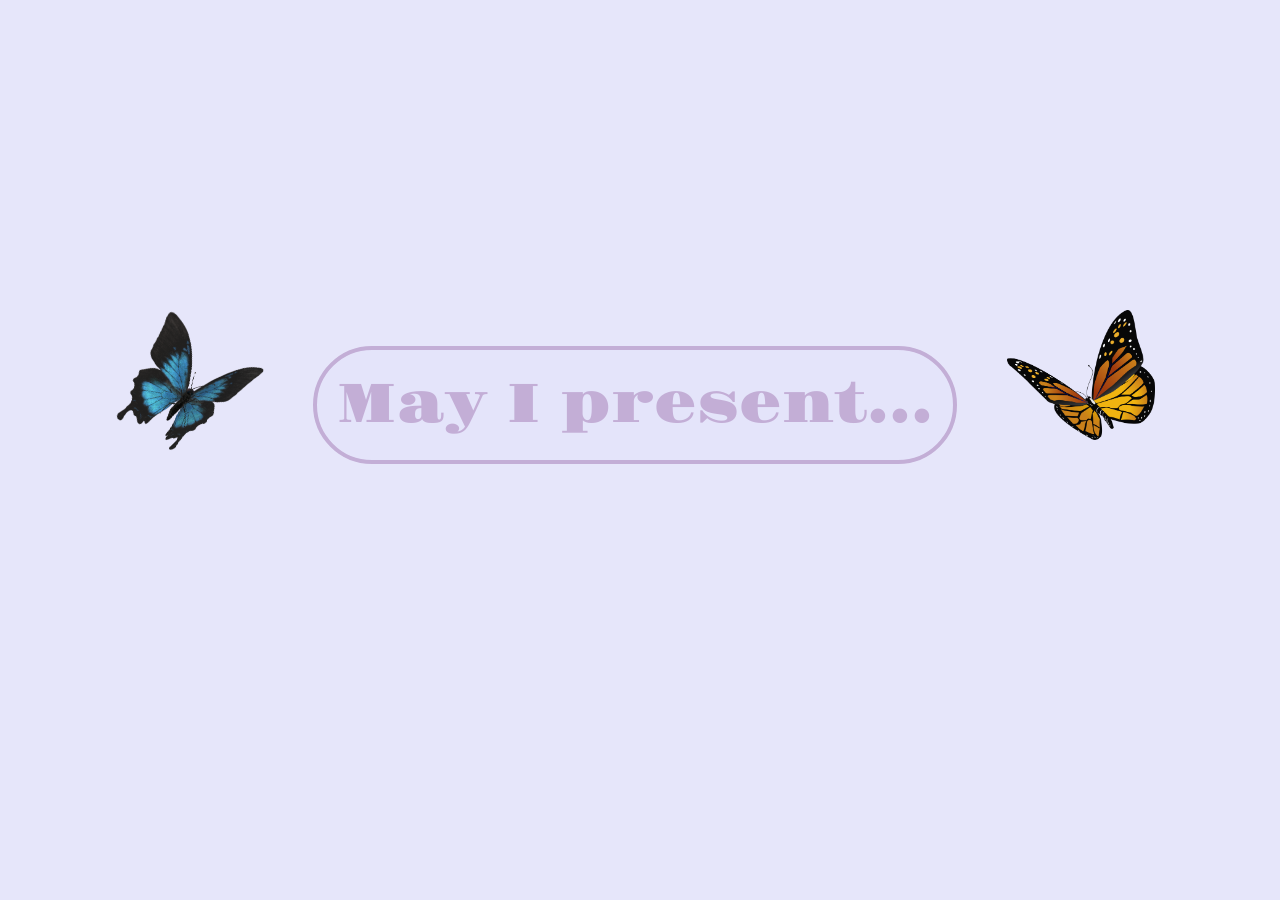
<file: index.html>
<!DOCTYPE html>
<html>
  <head>
    <link rel="preconnect" href="https://fonts.googleapis.com">
    <link rel="preconnect" href="https://fonts.gstatic.com" crossorigin>
    <link href="https://fonts.googleapis.com/css2?family=Gravitas+One&display=swap" rel="stylesheet">
    <title>May I present...</title>
    <link rel="stylesheet" type="text/css" href="styles.css">
    <link rel="icon" type="image" href="Butterfly3.png">
  </head>

  <body class="index-body">
    <div class="butterfly">
      <img class="FLY" src="Butterfly1.png" alt="image of a butterfly">
      <div class="butterfly">
        <a href="Main.html"><button class="np">May I present...</button></a>
      </div>
      <div class="butterfly"><img class="Fly2" src="butterfly2.png" alt="Image of a butterly"></div>
  </div>

  </body>
</html>
</file>
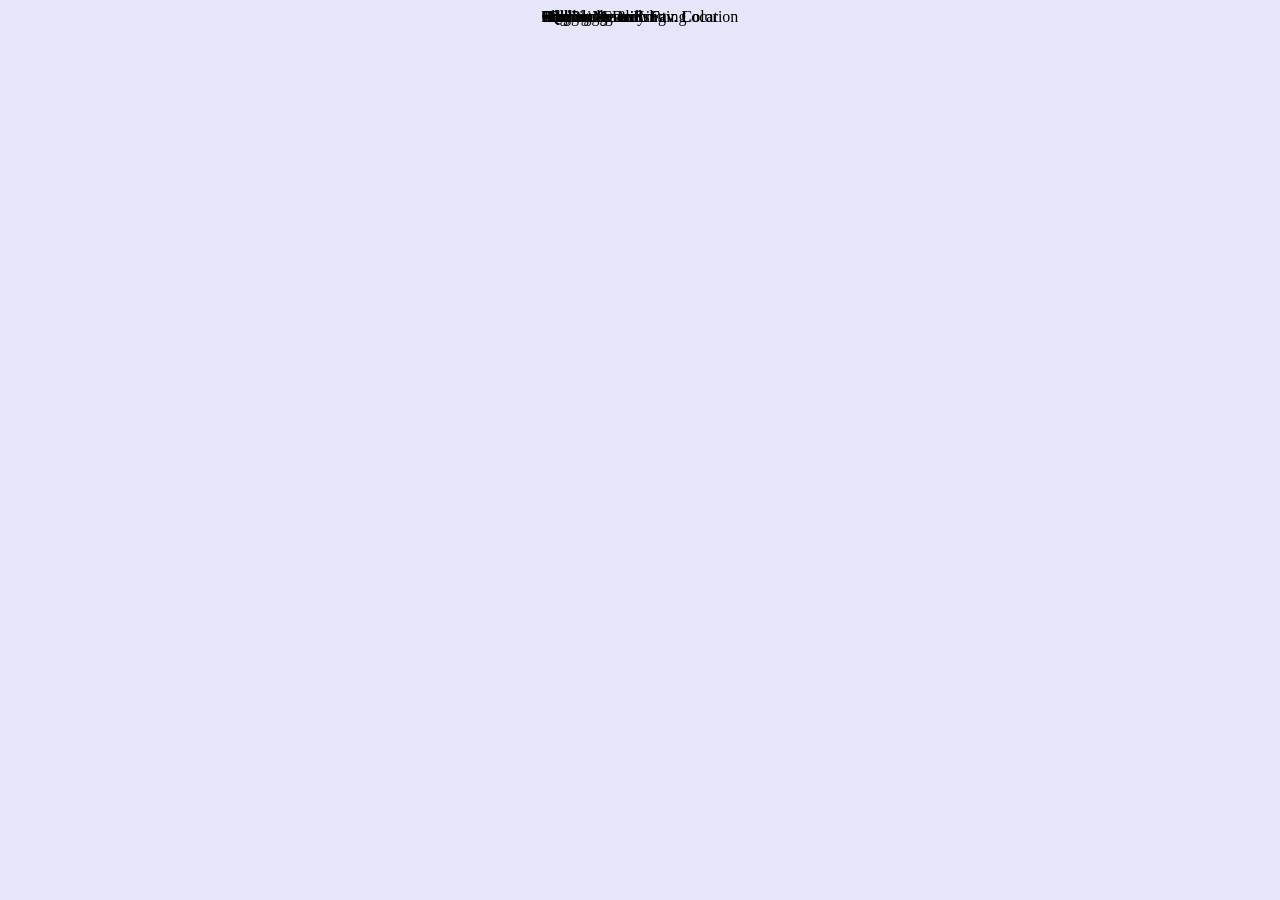
<file: index1.html>
<!DOCTYPE html>
<html lang="en">
    <head>
        <title>This Is Lea</title>
        <link rel="icon" type="image/png" href="Images/creativecanvasdesign-butterfly-10365921_1920.png">
        <link rel="preconnect" href="https://fonts.googleapis.com">
        <link rel="preconnect" href="https://fonts.gstatic.com" crossorigin>
        <link href="https://fonts.googleapis.com/css2?family=Gravitas+One&display=swap" rel="stylesheet">
        <link rel="stylesheet" type="text/css" href="Main.css">
    </head>

    <body>
        <div class="grid">
            <div class="Hobby1">Crocheting & Knitting</div>
            <div class="Story">This is my story.</div>
            <div class="Hobby2">Singing & Dancing</div>
            <div class="Lang1">English</div>
            <div class="Quote1">"Quote</div>
            <div class="Roblox1">Roblox Me with Fav. Location</div>
            <div class="Quote2">"Quote</div>
            <div class="sth">Sth.</div>
            <div class="Lang2">German</div>
            <div class="FavFood">Kaiserschmarn</div>
            <div class="Name">Lea</div>
            <div class="FavAnimal">Red Panda</div>
            <div class="sth">Sth.</div>
            <div class="Lang3">Learning Swedish</div>
            <div class="Quote3">"Quote</div>
            <div class="Roblox2">Roblox Me with Fav. Color</div>
            <div class="Quote4">"Quote</div>
            <div class="sth">Sth.</div>
            <div class="Hobby3">Coding</div>
            <div class="WhyCode">Why do I code?</div>
            <div class="Hobby4">Designing</div>
        </div>
        
    </body>
</html>
</file>
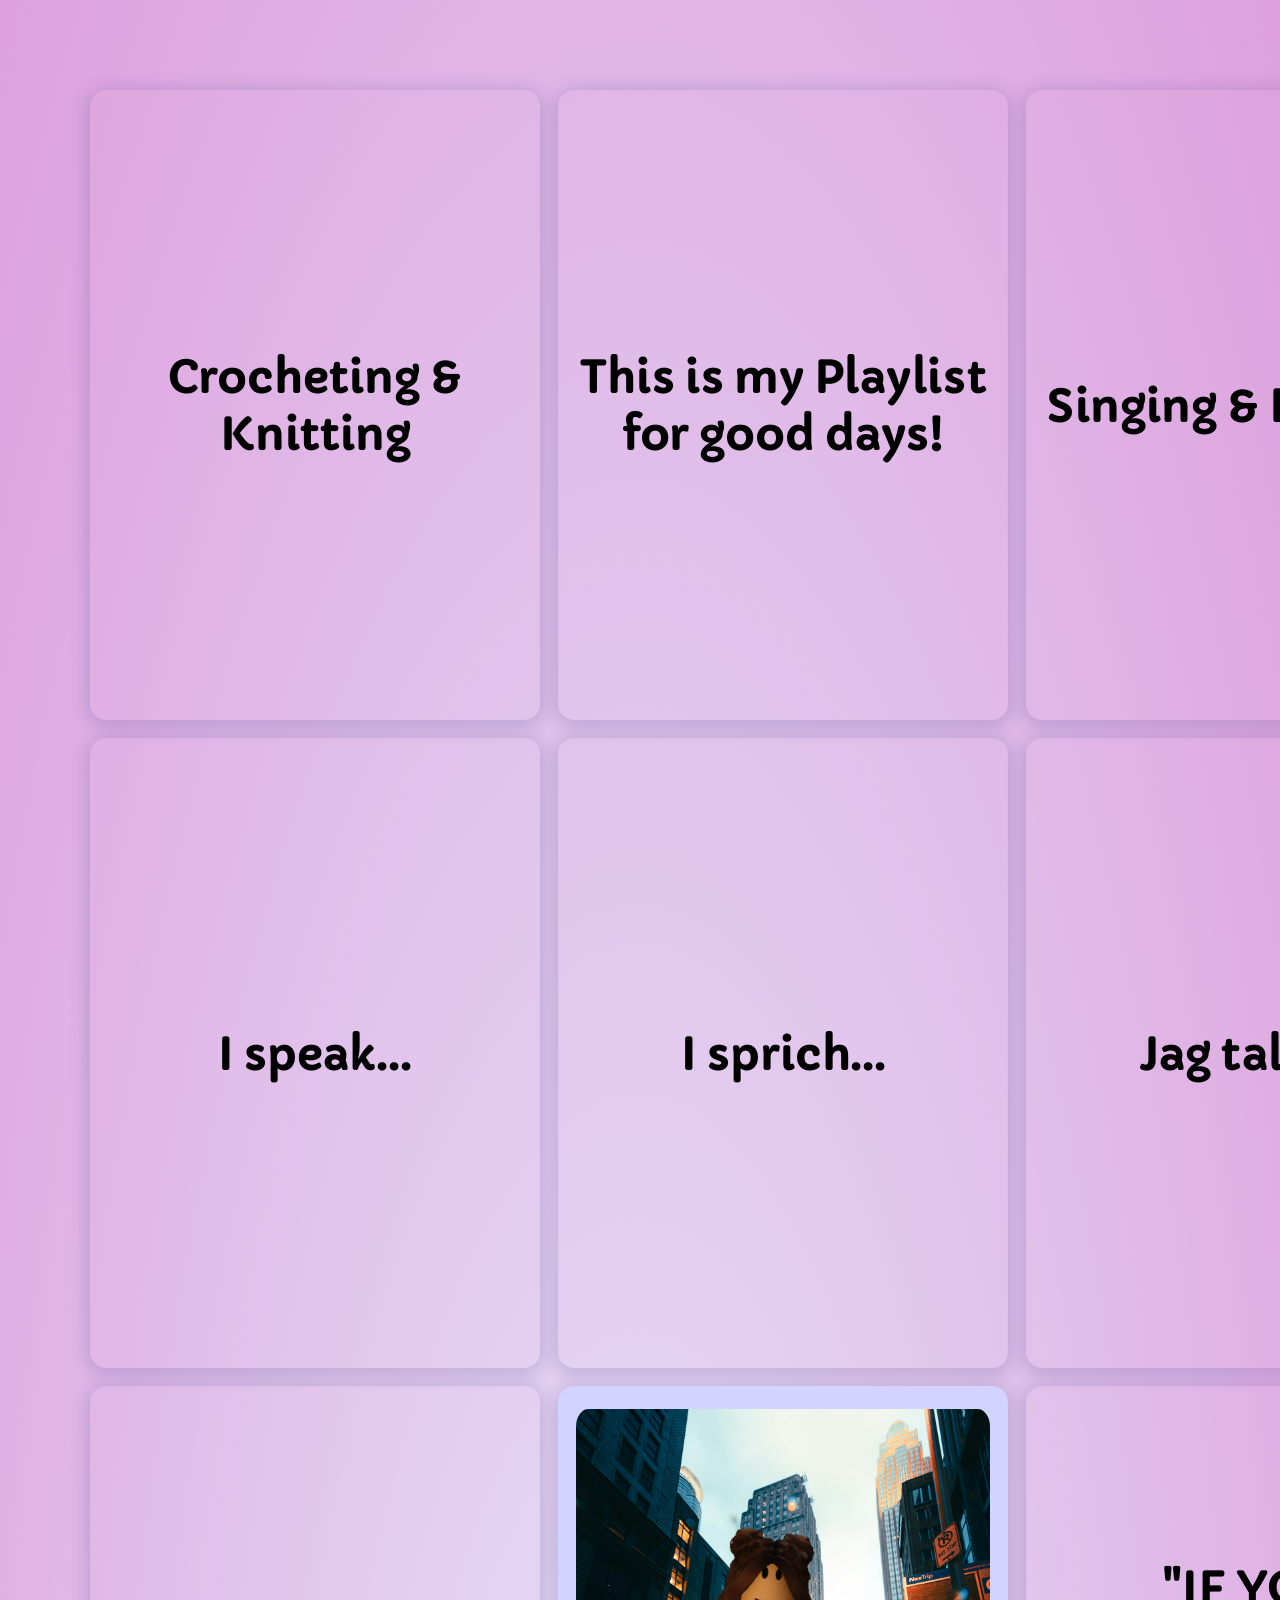
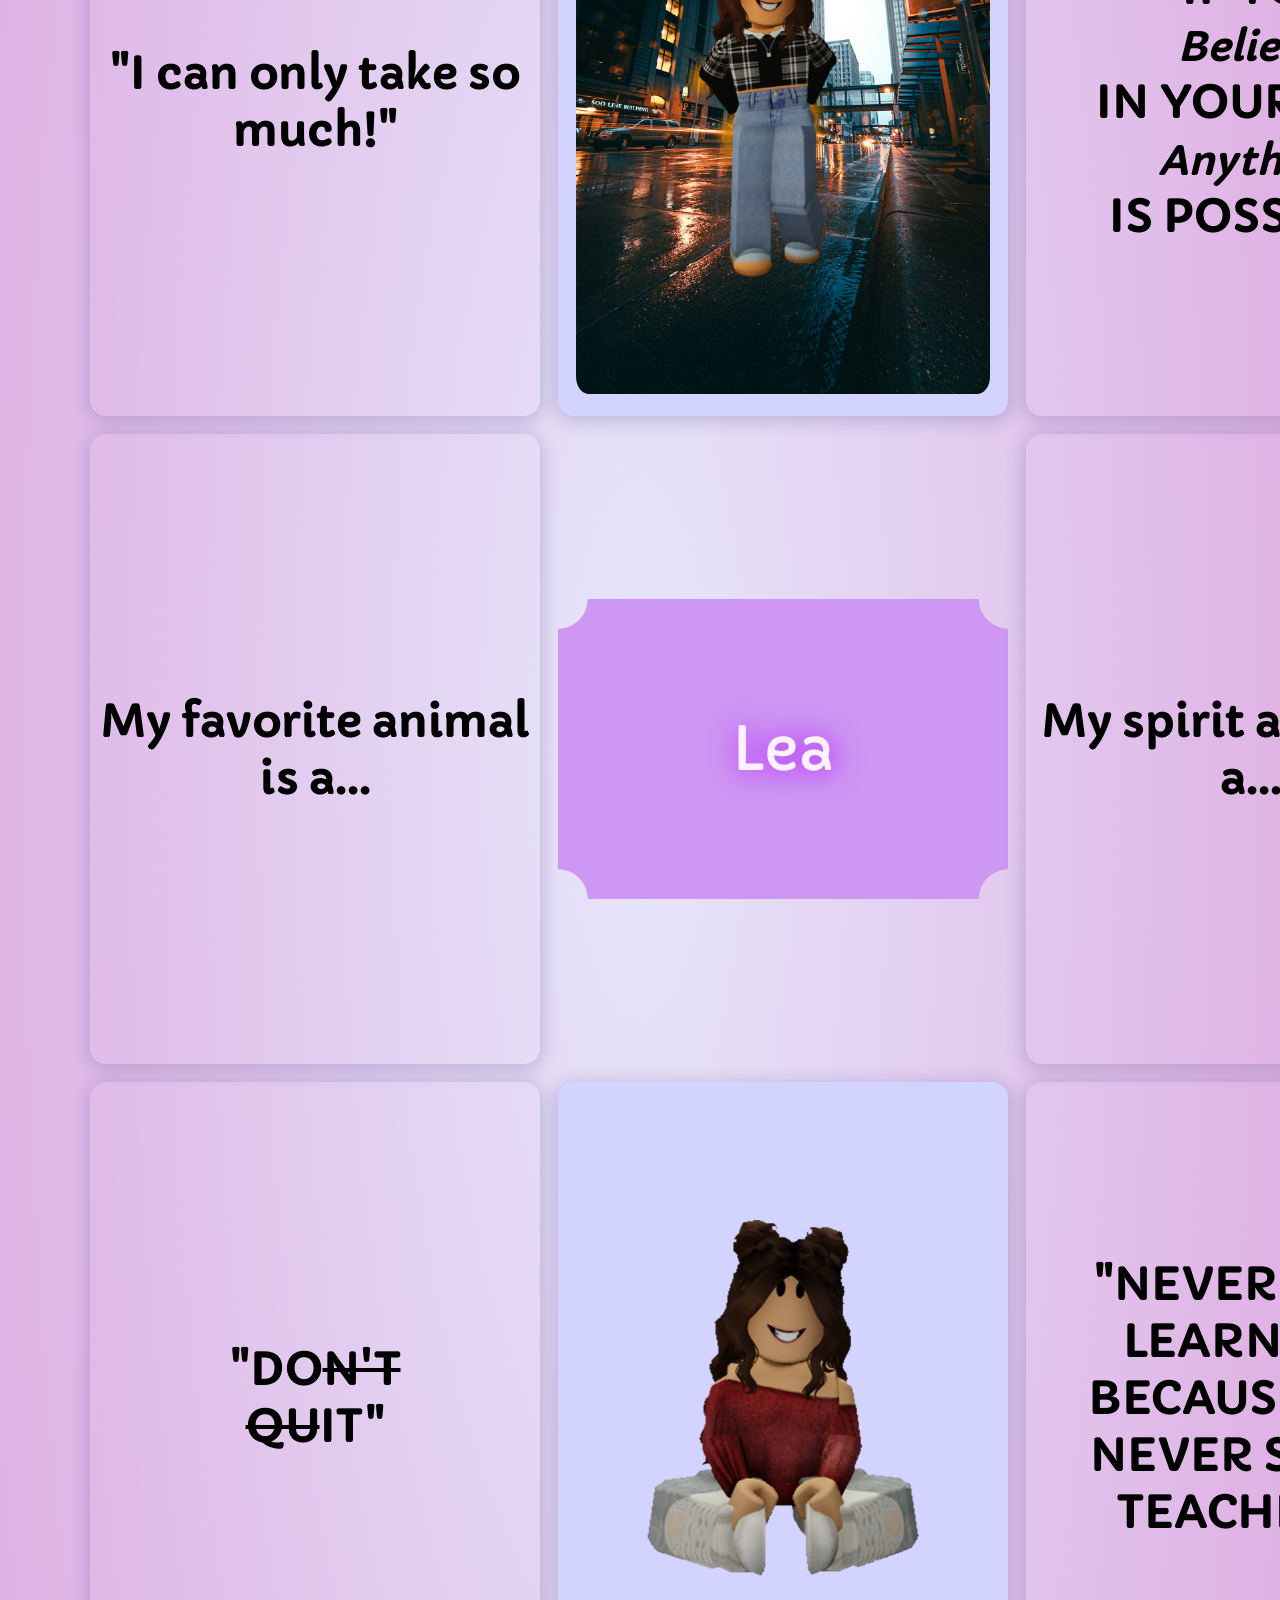
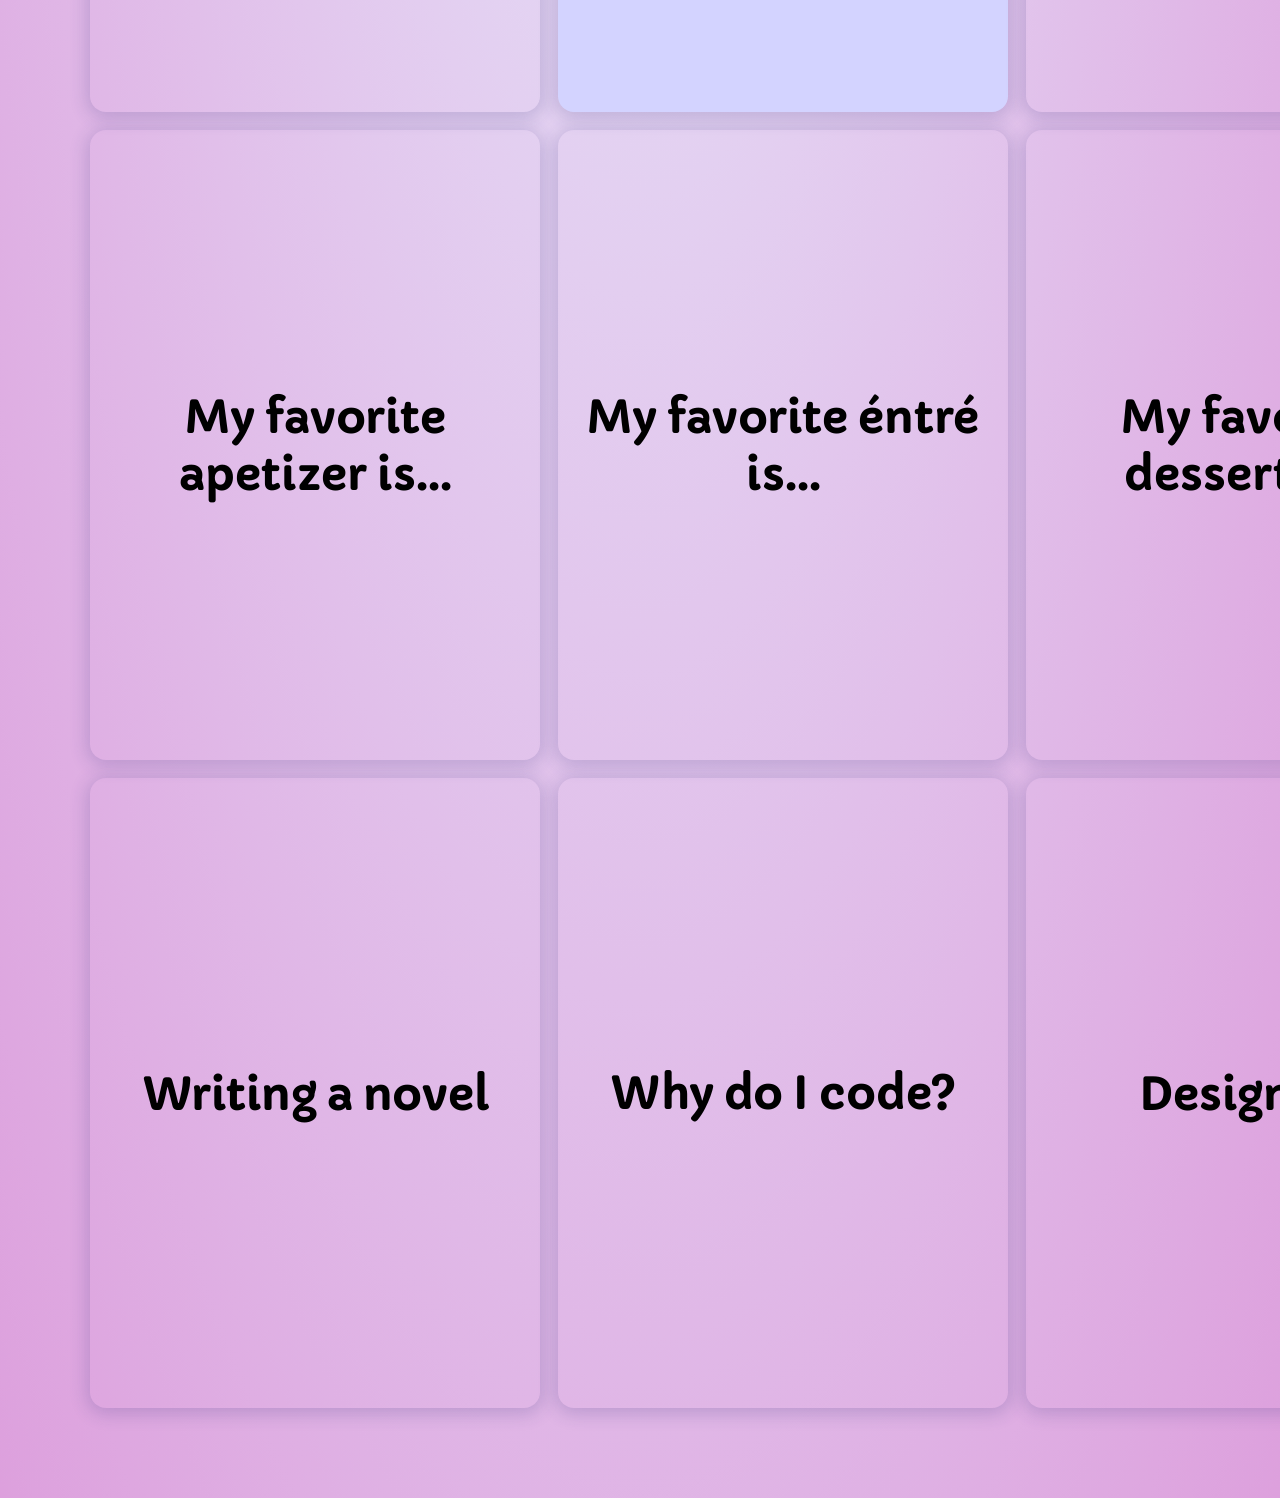
<file: Main.html>
<!DOCTYPE html>
<html lang="en">
    <head>
        <meta charset="UTF-8">
        <meta name="viewport" content="width=device-width, initial-scale=1.0">
        <title>This Is Lea</title>
        <link rel="icon" type="image/png" href="Butterfly3.png">
        <link rel="stylesheet" href="styles.css">

        <link rel="preconnect" href="https://fonts.googleapis.com">
        <link rel="preconnect" href="https://fonts.gstatic.com" crossorigin>
        <link href="https://fonts.googleapis.com/css2?family=Capriola&display=swap" rel="stylesheet">
    </head>


    <body class="main-body">

        <div class="grid">
            <div class="Hobby1">
                <div class="card__inner">
                    <div class="card__face card__face--front"><h2>Crocheting & Knitting</h2></div>
                    <div class="card__face card__face--back">
                        <div class="card__content">
                            <div class="card__header"><img class="Crochet" src="crochet.jpg" alt="image of crocheting"></div>
                            <div class="card__body"><p>I love crocheting amigurimi. I have only knitted a few cloths and a set of hand warmers so far.</p></div>
                        </div>
                    </div>
                </div>
            </div>

            <div class="Playlist">
                <div class="card__inner">
                    <div class="card__face card__face--front"><h2>This is my Playlist for good days!</h2></div>
                    <div class="card__face card__face--back">
                        <div class="card__content">
                            <div class="card__header__Playlist">
                                <iframe class="PlaylistSongs" data-testid="embed-iframe" style="border-radius:12px" src="https://open.spotify.com/embed/playlist/3J5HaPNfgjBUqBZwcfkb3X?utm_source=generator&si=59faa9ddbe754777" width="100%" height="352" frameBorder="0" allowfullscreen="" allow="autoplay; clipboard-write; encrypted-media; fullscreen; picture-in-picture" loading="lazy"></iframe>
                            </div>
                            <div class="card__body"><p>Have a great day!</p></div>
                        </div>
                    </div>
                </div> 
            </div>

            <div class="Hobby2">
                <div class="card__inner">
                    <div class="card__face card__face--front"><h2>Singing & Dancing</h2></div>
                    <div class="card__face card__face--back">
                        <div class="card__content">
                            <div class="card__header"><img src="Mic.jpg"></div>
                            <div class="card__body"><p>I love singing popular songs. I have a whole YouTube playlist where I have songs I sing. I also like playing Just Dance or making my own choreographies to any songs.</p></div>
                        </div>
                    </div>
                </div> 
            </div>

            <div class="Lang1">
                <div class="card__inner">
                    <div class="card__face card__face--front"><h2>I speak...</h2></div>
                    <div class="card__face card__face--back">
                        <div class="card__content">
                            <div class="card__header">
                                <h2 class="Lang1Text">English</h2>
                                <img class="US-UK" src="Asset 8.png" alt="Image of the United States of America and British flag together. Each flag is a triangle making a full rectangle.">
                            </div>
                            <div class="card__body">
                                <p>I have learned English ever since I was 2 years old. From there, I pursued school education in English and an additional after-school course until Middle School. In middle school, I started reading and watching things in English until I moved to the US to start high school. Since then, I have grown to be fluent in English.</p>
                            </div>
                        </div>
                    </div>
                </div> 
            </div>

            <div class="Lang2">
                <div class="card__inner">
                    <div class="card__face card__face--front"><h2>I sprich...</h2></div>
                    <div class="card__face card__face--back">
                        <div class="card__content">
                            <div class="card__header">
                                <h2 class="Lang2Text">German</h2>
                                <img class="Austria" src="Asset 9.png" alt="Image of the Austrian flag.">
                            </div>

                            <div class="card__body"><p>I was born in Austria, so austrian's german is my "original" language. I was never very good at writing in German, but ever since I moved to the US, this deficit has gotten stronger and also appears when I speak German. I always make up new words or use English grammar when speaking German. #Bilungual_Stuffy</p></div>
                        </div>
                    </div>
                </div> 
            </div>

            <div class="Lang3">
                <div class="card__inner">
                    <div class="card__face card__face--front"><h2>Jag talar...</h2></div>
                    <div class="card__face card__face--back">
                        <div class="card__content">
                            <div class="card__header">
                                <h2 class="Lang3Text"> Swedish</h2>
                                <img class="Sverige" src="Asset 10.png" alt="Image of the Swedish Flag.">
                            </div>
                            <div class="card__body"><p>After watching the Netflix Series "Young Royals", I noticed how close german and swedish actually are. That sparked my passion for the language. I did not actively try to learn the language until 2026, when I added a series of Swedish learning videos to my daily to-do list in addition to doing Duolingo.</p></div>
                        </div>
                    </div>
                </div> 
            </div>

            <div class="Quote1">
                <div class="card__inner">
                        <div class="card__face card__face--front"><h2>"I can only take so much!"</h2></div>
                        <div class="card__face card__face--back">
                            <div class="card__content">
                                <div class="card__header"><h2>- Cristina Perri's "Human"</h2>
                                </div>
                                <div class="card__body"><iframe data-testid="embed-iframe" style="border-radius:12px" src="https://open.spotify.com/embed/track/1x80xTzSL7pok3M5JC3oJz?utm_source=generator&si=ffa86db009074618" width="98%" height="352" frameBorder="0" allowfullscreen="" allow="autoplay; clipboard-write; encrypted-media; fullscreen; picture-in-picture" loading="lazy"></iframe></div>
                            </div>
                        </div>
                    </div> 
            </div>

            <div class="Roblox1">
                <div class="card__inner">
                        <div class="card__face card__face--front__Me"><img class="Me2" src="Untitled-1.png" alt="image of a roblox figure on a city background"></div>
                        <div class="card__face card__face--back">
                            <div class="card__content">
                                <div class="card__header__Me"><img class="Me2" src="Untitled-1.png" alt="image of a roblox figure on a city background"></div>
                            </div>
                        </div>
                    </div> 
            </div>

            <div class="Quote2">
                <div class="card__inner">
                    <div class="card__face card__face--front">
                        <h2>"IF YOU <br><i class="italic">Believe</i><br> IN YOURSELF <br><i class="italic">Anything</i><br> IS POSSIBLE</h2>
                    </div>
                    <div class="card__face card__face--back">
                        <div class="card__content">
                            <div class="card__header"><h2>-Miley Cyrus</h2></div>
                            <div class="card__body">This quote to me means that I can do what I always dreamt of doing if I just believe in it. After some difficult times, this taught me to believe and then to do.</div>
                        </div>
                    </div>
                </div> 
            </div>

            <div class="FavAnimal">
                <div class="card__inner">
                    <div class="card__face card__face--front"><h2>My favorite animal is a...</h2></div>
                    <div class="card__face card__face--back">
                        <div class="card__content">
                            <div class="card__header"><img style="width: 98%;" src="Cat.jpg"></div>
                            <div class="card__body"><p>Cats are cute little devils that love to cuddle. They are always there when you need something. They comfort me the most, which is why I love them.</p></div>
                        </div>
                    </div>
                    </div> 
            </div>

            <div class="box"><p class="Name">Lea</p></div>
            

            <div class="FavAnimal">
                <div class="card__inner">
                    <div class="card__face card__face--front"><h2>My spirit animal is a...</h2></div>
                    <div class="card__face card__face--back">
                        <div class="card__content">
                            <div class="card__header"><img class="Turtle" src="Pandi.jpg" alt="Image of a Red Panda"></div>
                            <div class="card__body"><p>The red panda spirit animal symbolizes gentleness, independence, peaceful solitude, and emotional balance. It serves as a guide to navigate life's challenges with quiet patience and resilience, while reminding you to value restorative rest and playful joy.</p></div>
                        </div>
                    </div>
                    </div> 
            </div>

            <div class="Quote3">
                <div class="card__inner">
                    <div class="card__face card__face--front"><h2>"DO<s>N'T<br>QU</s>IT"</h2></div>
                    <div class="card__face card__face--back">
                        <div class="card__content">
                            <div class="card__header">-Poem by Edgar Albert Guest</div>
                            <div class="card__body"><b>When</b> things go wrong, as they sometimes will,
                                                    <br><b>When</b> the road you're trudging seems all uphill,
                                                    <br><b>When</b> the funds are low and the debts are high,
                                                    <br><b>And</b> you want to smile but you have to sigh,
                                                    <br><b>When</b> care is pressing you down a bit - rest if you must, but don't you quit.<br>
                                                    <br><b>Life</b> is queer with its twists and turns.
                                                    <br><b>As</b> everyone of us sometimes learns.
                                                    <br><b>And</b> many a fellow turns about when he might have won had he stuck it out.
                                                    <br><b>Don't</b> give up though the pace seems slow - you may succeed with another blow.
                                                    <br><b>Often</b> the goal is nearer than it seems to a faint and faltering man;<br>
                                                    <br><b>Often</b> the struggler has given up when he might have captured the victor's cup;
                                                    <br><b>And</b> he learned too late when the night came down,
                                                    <br><b>How</b> close he was to the golden crown.<br>
                                                    <br><b>Success</b> is failure turned inside out - the silver tint of the clouds of doubt,
                                                    <br><b>And</b> when you never can tell how close you are,
                                                    <br><b>It</b> may be near when it seems afar;
                                                    <br><b>So</b> stick to the fight when you're hardest hit - it's when things seem worst; you must not quit.</div>
                        </div>
                    </div>
                </div> 
            </div>
            
            <div class="Roblox2">
                <div class="card__inner">
                    <div class="card__face card__face--front__Me"><img class="Me2" src="Untitled-2.png" alt=""/></div>
                    <div class="card__face card__face--back">
                        <div class="card__content">
                            <div class="card__header__Me"><img class="Me2" src="Untitled-2.png" alt=""/></div>
                            <div class="card__body"></div>
                        </div>
                    </div>
                    </div> 
            </div>

            <div class="Quote4">
                <div class="card__inner">
                    <div class="card__face card__face--front"><h2>"NEVER STOP<br>LEARNING,<br>BECAUSE LIFE<br>NEVER STOPS<br>TEACHING."</h2></div>
                    <div class="card__face card__face--back">
                        <div class="card__content">
                            <div class="card__header"><h2>Wide spread quote</h2></div>
                            <div class="card__body"><p>This to me means that I will always continue to learn, even when I achieve my career goal, since there is alays something to learn. No Human can ever know everything, but I want to try to come as close to knowing everything as I can because the more knowledge I have means the more I can help someone else. </div>
                        </div>
                    </div>
                    </div> 
            </div>

            <div class="FavFood1">
                <div class="card__inner">
                    <div class="card__face card__face--front"><h2>My favorite apetizer is...</h2></div>
                    <div class="card__face card__face--back">
                        <div class="card__content">
                            <div class="card__header"><img class="Grießnockerlsuppe" src="Grießnockerlsuppe.webp"></div>
                            <div class="card__body"><p>Grießnockerlsuppe<br> This apetizer consists of beef broth, semolina dumplings, and chives, and is classified as a clear soup.</p></div>
                        </div>
                    </div>
                </div>
            </div>
            <div class="FavFood2">
                <div class="card__inner">
                    <div class="card__face card__face--front"><h2>My favorite éntré is...</h2></div>
                    <div class="card__face card__face--back">
                        <div class="card__content">
                            <div class="card__header"><img class="Schnitzel" src="Schnitzel.jpg"></div>
                            <div class="card__body"><p>Schnitzel<br> This enter is a type of schnitzel made of a thin, breaded, pan-fried veal cutlet. THE ONLY CORRECT WIENER SCHNITZEL ON EARTH!!!</p></div>
                        </div>
                    </div>
                </div>
            </div>
            <div class="FavFood3">
                <div class="card__inner">
                    <div class="card__face card__face--front"><h2>My favorite dessert is...</h2></div>
                    <div class="card__face card__face--back">
                        <div class="card__content">
                            <div class="card__header"><img class="Kaiserschmarn" src="Kaiserschmarn.webp"></div>
                            <div class="card__body"><p>Kaiserschmarn<br> This dessert is a lightly sweetened pancake that takes its name from the Austrian emperor Franz Joseph I, who was fond of this fluffy shredded pancake. It is served as a dessert or as a light lunch.</p></div>
                        </div>
                    </div>
                </div>
            </div>

            <div class="Hobby3">
                <div class="card__inner">
                    <div class="card__face card__face--front"><h2>Writing a novel</h2></div>
                    <div class="card__face card__face--back">
                        <div class="card__content">
                            <div class="card__header"><h2>Love Doesn't Have A Border -Lea F.</h2></div>
                            <div class="card__body"><p>My novel is a love story between a 17 year old girl, who is in 10th grade and is studying medicine part time through a special program, and her 23 year old Physics/Maths teacher, who is in the middle of finishing off his Masters Degree. This love story might seem disgusting, but following them will help you notice that this is about more than love. Follow Lea and Martin as they uncover each other's mysteries, learn what it truly means to be there for one another, and learn how to cope with the illegality of their relationship because <b>Love Doesn't Have A Border</b></p> </div>
                        </div>
                    </div>
                </div> 
            </div>
           
            <div class="WhyCode">
                <div class="card__inner">
                    <div class="card__face card__face--front"><h2>Why do I code?</h2></div>
                    <div class="card__face card__face--back">
                        <div class="card__content">
                            <div class="card__header"><h2>I code because...</h2></div>
                            <div class="card__body"><p>
                                &#9829; I like having a hobby where I can create unique and personal things<br>
                                &#9829; There is always something new to learn<br>
                                &#9829; It is something that noone in my family knows how to do<br>
                                &#9829; I just love coding ever since my AP CSP Course
                            </p></div>
                        </div>
                    </div>
                </div> 
            </div>

            <div class="Hobby4">
                <div class="card__inner">
                    <div class="card__face card__face--front"><h2>Designing</h2></div>
                    <div class="card__face card__face--back">
                        <div class="card__content">
                            <div class="card__header">
                                <img class="designIMG" src="stux-colored-pencils-374771_1920.jpg" alt="image of coloring pencils that line up in a circle">
                            </div>
                            <div class="card__body">Ever since I joined Ms. Kearney's Design 1 class, I learned that designing things is something I loveWhetherer it is a flyer or images for this website, designing is a part of me.</div>
                        </div>
                    </div>
                </div> 
            </div>
        </div>

        <script src="main.js"></script>
    </body>
</html>
</file>
<file: styles.css>
*{
  margin: 0;
  padding: 0;
}

/* Page 1*/
.index-body {
  display: flex;
  min-height: 90vh;
  margin:0;
  background-color: #e6e6fa;
  justify-content: center;
  align-items: center;
  text-align: center;
}
.butterfly {
  display: flex;
  align-items: center;
  justify-content: center;
  gap: 50px;
}
.main{
  display: flex;
  flex: 0 0 0 auto;
}
.np{
  z-index: 50;
  font-family: 'Gravitas One', Helvetica, sans-serif;
  font-size: 55px;
  padding:20px;
  margin:0;
  background-color:rgb(228, 228, 250);
  border: none;
  color: rgb(195, 174, 214);
  border: 4px solid rgb(195, 174, 214);
  border-radius: 80px;
  margin: 0;
  opacity: 1;
  transition: opacity 0.15s, padding 0.15s;
} 

.np:hover{
  z-index: 50;
  opacity: 80%;
  padding: 25px;
  cursor: pointer;
}

.np:active {
  z-index: 50;
  opacity: 0.7;
}
.butterfly:has(.np:hover) .FLY {
  transform: translate(400px, -240px) rotate(25deg);
}

.butterfly:has(.np:hover) .Fly2 {
  transform: translate(-400px, 140px) rotate(-25deg);
}

.FLY{
  flex: 0 0 0 auto;
  position: relative;
  z-index: 100;
  height: 130px;
  rotate: 20deg;
  padding: 0 15px 30px 0;
  margin:none;
  transition: transform 3s cubic-bezier(0.455, 0.03, 0.515, 0.955);
}

.Fly2{
  flex: 0 0 0 auto;
  height: 130px;
  z-index: 100;
  rotate: 0deg;
  margin: none;  
  padding: 0 0 60px 0;
  transition: transform 3s cubic-bezier(0.445, 0.03, 0.515, 0.955);
  
}



/*Main Page*/
:root{
--primary:lavender;
--secondary:plum;
--dark:black;
--light: rgb(255, 253, 248);
--gradient: rgb(206, 151, 243);
}

.main-body{
  background: radial-gradient(var(--primary), var(--secondary)) ;
  font-family: "Capriola", sans-serif;
  font-size: 30px;
  padding: 10vh;
}


.WhyCode{
  align-items: center;
  line-height: 8vh;
}
.italic{
  font-size: 40px;
}

.Me1, .Me2{
  height: 65vh;
  border-radius: 3%;
}
.Me{
  align-items: center;
  justify-content: center;
  display: flex;
}

.PlaylistSongs{
  width: 40vh;
  overflow: none;
  margin: 0 0 0 0;
  padding-top: 2vh;
}

.Why{
  font-size: 5vh;
  color: black;
  text-shadow: 0px 1px 10px darkorchid
}

.Coding{
  height: 30vh;
}

.card__header img {
  display: block;
  height: 30vh;
  border-radius: 50%;
  border: 5px solid var(--light);
  object-fit: cover;
}

.card__inner{
  width: 50vh;
  height: 70vh;
  transition: transform 1s;
  transform-style: preserve-3d;
  cursor: pointer;
  position: relative;
}

.card__inner.is-flipped{
  transform: rotateY(180deg);
}

.card__face{
  position: absolute;
  width: 100%;
  height: 100%;
  -webkit-backface-visibility: hidden;
  backface-visibility: hidden;
  border-radius: 16px;
  box-shadow: 0px 3px 18px 3px rgba(43, 43, 119, 0.2);
}

.card__face--front{
  background: linear-gradient(to botttom right, var(--primary), var(--secondary));
  display: flex;
  align-items: center;
  justify-content: center;
}

.card__face--front h2 {
  color: black;
  font-size: 5vh;
  background-color: none;
  text-align: center;
}

.card__face--back{
  background-color: var(--light);
  transform: rotateY(180deg);
  overflow-x: hidden;
  overflow-y: scroll;
}

.card__face--back::-webkit-scrollbar {
  display: none;
}

.card__header, .card__header__Playlist{
  position: relative;
  align-items: center;
  padding: 2vh;
}

.card__face--back h2 {
  color: black;
  font-size: 5vh;
  text-align: center;
  margin-top: 25vh;
  background-color: none;
  z-index: 20;
  margin: 0;

}


.card__header:after {
  content: '';
  display: block;
  position: absolute;
  top: 0;
  left: 0;
  right: 0;
  bottom: 0;
  background-image: linear-gradient(to bottom left, var(--primary) 10%, var(--secondary) 115%);
  z-index: -1;
  border-radius: 0px 0px 40% 0px;
}

.card__header__Playlist:after{
  content: '';
  display: block;
  position: absolute;
  top: 0;
  left: 0;
  right: 0;
  bottom: 0;
  background-image: linear-gradient(to bottom left, var(--primary) 10%, var(--secondary) 115%);
  z-index: -1;
  border-radius: 0px 0px 20% 0px;
}

.card__body{
  padding: 3vh;
}

.card__body p {
  color: var(--dark);
  font-size: 4vh;
  line-height: 1.4;
}

.Lang1Text{
  background-color: white;
  padding: 5px;
}

.Lang1 .card__header,.Lang2 .card__header,.Lang3 .card__header{
  display: flex;
  flex-direction: row;
  justify-content: space-around;
  align-items: center;
  position: relative;
  padding: 2vh;
  height: 25vh;
}


.card__header .US-UK,
.card__header .Austria,
.card__header .Sverige{
  height: 25vh;
  padding: .5vh;
  border-radius: 0px 0px 40% 0px;
  position: absolute;
  z-index: 10;
  border: none;
}

.Lang3Text{
  padding-bottom: 1.2vh;
}

.grid{
  display: grid;
  gap: 2vh;
  justify-items: center;
  align-items: center;
}

@media (max-width: 750px){
  .grid{
    grid-template-columns: 1fr;
  }
}

@media (min-width: 1000px){
  .grid{
    grid-template-columns: 1fr 1fr 1fr;
  }
}

@media (min-width: 751px) and (max-width: 999px){
  .grid{
    grid-template-columns: 1fr 1fr;
  }
}

.box {
  width:50vh;
  aspect-ratio:1.5;
  background:
    radial-gradient(circle 30px at top    left ,#0000 98%,var(--gradient)) top    left,
    radial-gradient(circle 30px at top    right,#0000 98%,var(--gradient) ) top    right,
    radial-gradient(circle 30px at bottom left ,#0000 98%,var(--gradient)) bottom left,
    radial-gradient(circle 30px at bottom right,#0000 98%,var(--gradient)) bottom right;
  background-size:51% 51%;
  background-repeat:no-repeat;
  position: relative;
  display: flex;
  align-items: center;
  justify-content: center;
}

.Name{
  position: absolute;
  font-size: 60px;
  color: rgb(255, 240, 253);
  padding: 0;
  text-shadow: 1px 1px 30px rgb(170, 0, 255)
}

h2{
  padding: 1.2vh;
}


.card__header .Me2{
  height: 65vh;
  border-radius: 3%;
  border: none;

}

.card__header__Me{
  content: '';
  display: block;
  position: absolute;
  top: 0;
  left: 0;
  right: 0;
  bottom: 0;
  background-color: #d3d3ff;
  z-index: -1;
  align-items: center;
  justify-content: center;
  display: flex;
}

.card__face--front__Me{
  background-color: #d3d3ff;
  display: flex;
  align-items: center;
  justify-content: center;
}
</file>
<file: Main.css>
body{
  background-color: lavender;
}

.grid{
  display: grid;
  grid-template-areas: 
  H1 L1 L2 L3 H3
  S Q1 FF Q3 WC
  A R1 N R2 WC
  H2 St St St H4;
}

.Hobby1{grid-area:H1 ;}
.Story{grid-area:S ;}
.Hobby2{grid-area:H2 ;}

.Lang1{grid-area: L1;}
.Quote1{grid-area: Q1;}
.Roblox1{grid-area: R1;}
.Quote2{grid-area: Q2;}
.sth{grid-area: St;}

.Lang2{grid-area: L2;}
.FavFood{grid-area: FF;}
.Name{grid-area: N;}
.FavAnimal{grid-area: FA;}
.sth{grid-area: St;}

.Lang3{grid-area: L3;}
.Quote3{grid-area: Q3;}
.Roblox2{grid-area: R2;}
.Quote4{grid-area: Q4;}
.sth{grid-area: St;}

.Hobby3{grid-area: H3;}
.WhyCode{grid-area: WC;}
.Hobby4{grid-area: H4;}
</file>
